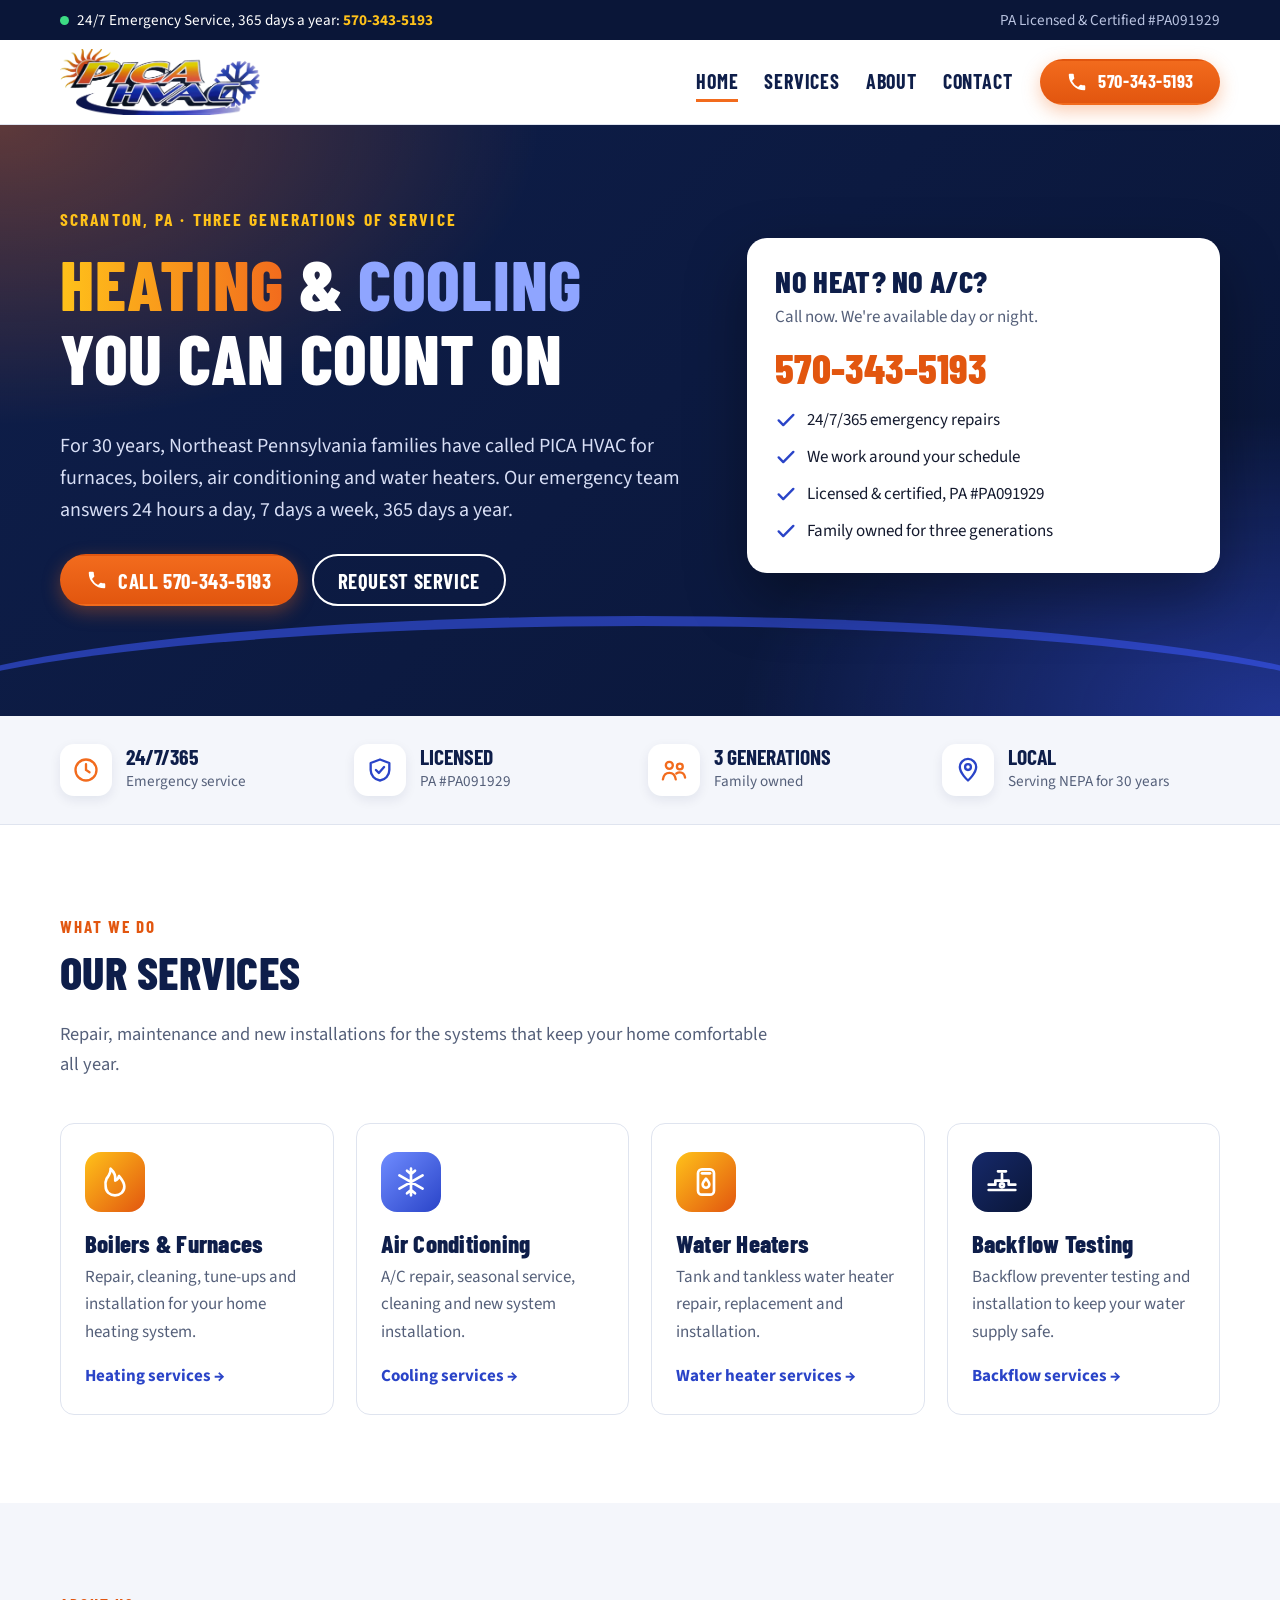
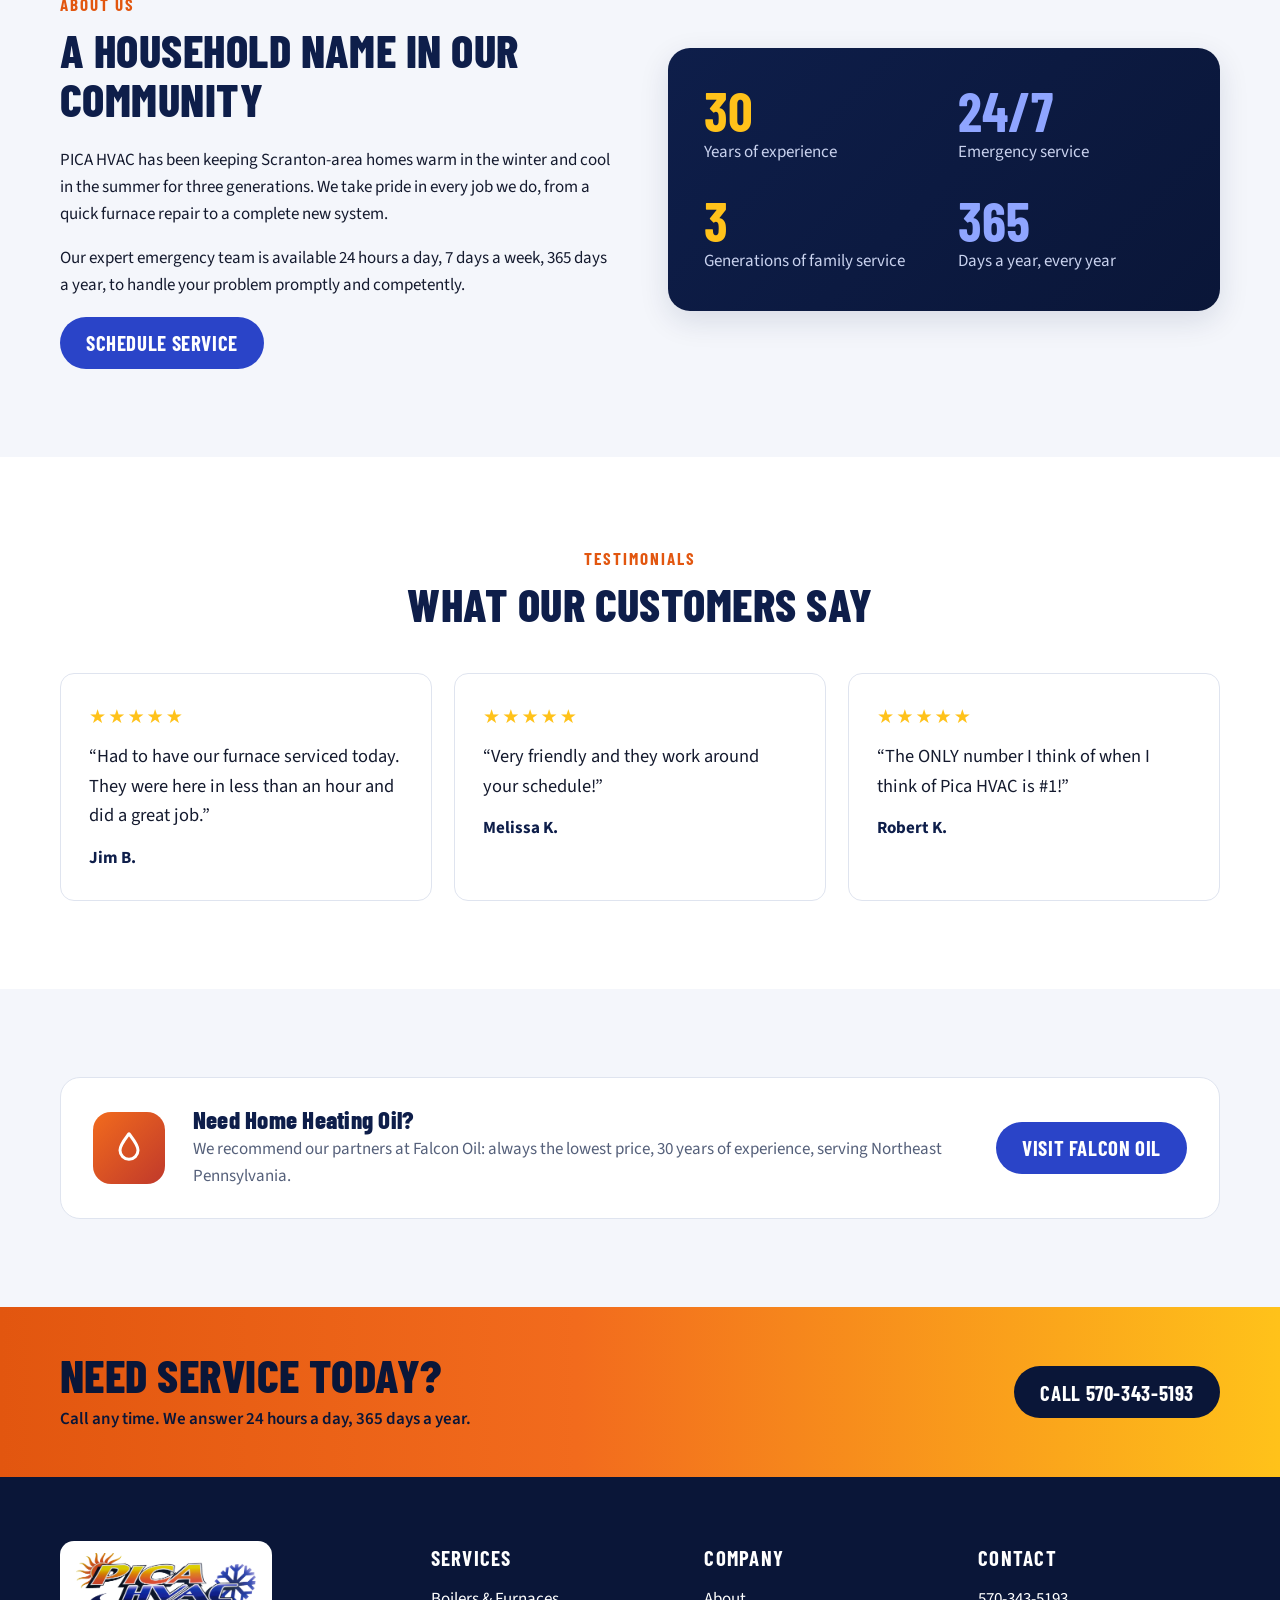
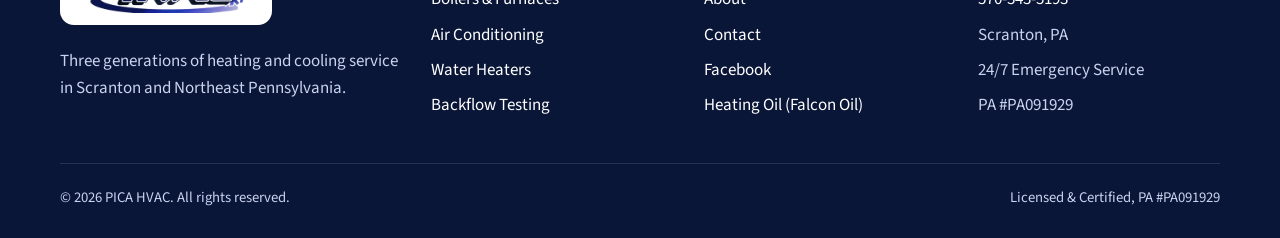
<file: index.html>
<!doctype html>
<html lang="en">
<head>
  <meta charset="utf-8">
  <meta name="viewport" content="width=device-width, initial-scale=1">
  <title>PICA HVAC | Heating, Air Conditioning &amp; Plumbing in Scranton, PA</title>
  <meta name="description" content="PICA HVAC: three generations of heating, air conditioning, water heater and backflow service in Scranton and Northeast Pennsylvania. 24/7 emergency service. Call 570-343-5193.">
  <link rel="icon" href="assets/favicon.svg" type="image/svg+xml">
  <link rel="preconnect" href="https://fonts.googleapis.com">
  <link rel="preconnect" href="https://fonts.gstatic.com" crossorigin>
  <link href="https://fonts.googleapis.com/css2?family=Barlow+Condensed:wght@600;700;800&family=Source+Sans+3:wght@400;600;700&display=swap" rel="stylesheet">
  <link rel="stylesheet" href="css/styles.css">
  <meta property="og:title" content="PICA HVAC | Scranton, PA">
  <meta property="og:description" content="Three generations of heating and cooling service. 24/7 emergency service: 570-343-5193.">
  <meta property="og:image" content="assets/logo.png">
  <script type="application/ld+json">
  {
    "@context": "https://schema.org",
    "@type": "HVACBusiness",
    "name": "PICA HVAC",
    "slogan": "Three Generations of Service",
    "telephone": "+1-570-343-5193",
    "url": "https://www.picahvacservice.com/",
    "logo": "https://www.picahvacservice.com/assets/logo.png",
    "address": { "@type": "PostalAddress", "addressLocality": "Scranton", "addressRegion": "PA", "addressCountry": "US" },
    "areaServed": "Northeast Pennsylvania",
    "openingHours": "Mo-Su 00:00-23:59",
    "sameAs": ["https://www.facebook.com/picahvac"]
  }
  </script>
</head>
<body>
  <a class="skip-link" href="#main">Skip to content</a>

  <div class="topbar">
    <div class="container">
      <span><span class="pulse" aria-hidden="true"></span>24/7 Emergency Service<span class="hide-sm">, 365 days a year</span>: <a href="tel:+15703435193">570-343-5193</a></span>
      <span class="license">PA Licensed &amp; Certified #PA091929</span>
    </div>
  </div>

  <header class="site-header">
    <div class="container">
      <a class="brand" href="index.html" aria-label="PICA HVAC home">
        <picture>
          <source srcset="assets/logo.webp" type="image/webp">
          <img src="assets/logo.png" alt="PICA HVAC" width="900" height="298">
        </picture>
      </a>
      <button class="menu-toggle" aria-expanded="false" aria-controls="site-nav" aria-label="Open menu">
        <svg viewBox="0 0 24 24" fill="none" stroke="currentColor" stroke-width="2.4" stroke-linecap="round"><path d="M3 6h18M3 12h18M3 18h18"/></svg>
      </button>
      <nav class="nav" id="site-nav" aria-label="Main">
        <ul>
          <li><a href="index.html" aria-current="page">Home</a></li>
          <li><a href="services.html">Services</a></li>
          <li><a href="index.html#about">About</a></li>
          <li><a href="contact.html">Contact</a></li>
        </ul>
        <a class="btn btn-call" href="tel:+15703435193">
          <svg viewBox="0 0 24 24" fill="currentColor"><path d="M6.6 10.8a15.1 15.1 0 0 0 6.6 6.6l2.2-2.2a1 1 0 0 1 1-.25 11.4 11.4 0 0 0 3.6.57 1 1 0 0 1 1 1V20a1 1 0 0 1-1 1A17 17 0 0 1 3 4a1 1 0 0 1 1-1h3.5a1 1 0 0 1 1 1c0 1.25.2 2.45.57 3.57a1 1 0 0 1-.25 1z"/></svg>
          570-343-5193
        </a>
      </nav>
    </div>
  </header>

  <main id="main">
    <section class="hero">
      <div class="container">
        <div>
          <span class="eyebrow">Scranton, PA &middot; Three Generations of Service</span>
          <h1><span class="hot">Heating</span> &amp; <span class="cool">Cooling</span> You Can Count On</h1>
          <p class="lead">For 30 years, Northeast Pennsylvania families have called PICA HVAC for furnaces, boilers, air conditioning and water heaters. Our emergency team answers 24 hours a day, 7 days a week, 365 days a year.</p>
          <div class="hero-actions">
            <a class="btn btn-call" href="tel:+15703435193">
              <svg viewBox="0 0 24 24" fill="currentColor"><path d="M6.6 10.8a15.1 15.1 0 0 0 6.6 6.6l2.2-2.2a1 1 0 0 1 1-.25 11.4 11.4 0 0 0 3.6.57 1 1 0 0 1 1 1V20a1 1 0 0 1-1 1A17 17 0 0 1 3 4a1 1 0 0 1 1-1h3.5a1 1 0 0 1 1 1c0 1.25.2 2.45.57 3.57a1 1 0 0 1-.25 1z"/></svg>
              Call 570-343-5193
            </a>
            <a class="btn btn-outline" href="contact.html">Request Service</a>
          </div>
        </div>
        <aside class="hero-card" aria-label="Emergency service">
          <h2>No heat? No A/C?</h2>
          <p>Call now. We're available day or night.</p>
          <a class="big-phone" href="tel:+15703435193">570-343-5193</a>
          <ul class="checks">
            <li><svg viewBox="0 0 24 24" fill="none" stroke="currentColor" stroke-width="2.6" stroke-linecap="round" stroke-linejoin="round"><path d="M4 12.5l5 5L20 6.5"/></svg>24/7/365 emergency repairs</li>
            <li><svg viewBox="0 0 24 24" fill="none" stroke="currentColor" stroke-width="2.6" stroke-linecap="round" stroke-linejoin="round"><path d="M4 12.5l5 5L20 6.5"/></svg>We work around your schedule</li>
            <li><svg viewBox="0 0 24 24" fill="none" stroke="currentColor" stroke-width="2.6" stroke-linecap="round" stroke-linejoin="round"><path d="M4 12.5l5 5L20 6.5"/></svg>Licensed &amp; certified, PA #PA091929</li>
            <li><svg viewBox="0 0 24 24" fill="none" stroke="currentColor" stroke-width="2.6" stroke-linecap="round" stroke-linejoin="round"><path d="M4 12.5l5 5L20 6.5"/></svg>Family owned for three generations</li>
          </ul>
        </aside>
      </div>
    </section>

    <section class="trust" aria-label="Why PICA HVAC">
      <div class="container">
        <div class="trust-item">
          <div class="icon"><svg viewBox="0 0 24 24" fill="none" stroke="currentColor" stroke-width="2" stroke-linecap="round"><circle cx="12" cy="12" r="9"/><path d="M12 7v5l3 2"/></svg></div>
          <div><strong>24/7/365</strong><span>Emergency service</span></div>
        </div>
        <div class="trust-item">
          <div class="icon"><svg viewBox="0 0 24 24" fill="none" stroke="currentColor" stroke-width="2" stroke-linejoin="round"><path d="M12 3l8 3v6c0 4.5-3.4 8.3-8 9-4.6-.7-8-4.5-8-9V6z"/><path d="M8.5 12l2.5 2.5 4.5-5" stroke-linecap="round"/></svg></div>
          <div><strong>Licensed</strong><span>PA #PA091929</span></div>
        </div>
        <div class="trust-item">
          <div class="icon"><svg viewBox="0 0 24 24" fill="none" stroke="currentColor" stroke-width="2" stroke-linecap="round" stroke-linejoin="round"><circle cx="8" cy="8" r="3"/><circle cx="17" cy="9" r="2.5"/><path d="M2.5 20c.6-3.4 2.8-5.5 5.5-5.5s4.9 2.1 5.5 5.5M14 15c.9-.6 1.9-.9 3-.9 2.3 0 4 1.7 4.5 4.4"/></svg></div>
          <div><strong>3 Generations</strong><span>Family owned</span></div>
        </div>
        <div class="trust-item">
          <div class="icon"><svg viewBox="0 0 24 24" fill="none" stroke="currentColor" stroke-width="2" stroke-linejoin="round"><path d="M12 21s-7-6.2-7-11.5a7 7 0 0 1 14 0C19 14.8 12 21 12 21z"/><circle cx="12" cy="9.5" r="2.5"/></svg></div>
          <div><strong>Local</strong><span>Serving NEPA for 30 years</span></div>
        </div>
      </div>
    </section>

    <section class="section">
      <div class="container">
        <div class="section-head">
          <span class="kicker">What we do</span>
          <h2>Our Services</h2>
          <p>Repair, maintenance and new installations for the systems that keep your home comfortable all year.</p>
        </div>
        <div class="cards">
          <article class="card">
            <div class="icon hot"><svg viewBox="0 0 24 24" fill="none" stroke="currentColor" stroke-width="2" stroke-linejoin="round"><path d="M12 22c4 0 7-2.7 7-6.6 0-3.5-2.4-5.8-4-7.9-.5 2-1.6 3-2.8 3.4C12.6 7.5 11.4 4.4 8.7 2c.3 3.4-1.7 5.6-3 7.5A9.5 9.5 0 0 0 5 15.4C5 19.3 8 22 12 22z"/></svg></div>
            <h3>Boilers &amp; Furnaces</h3>
            <p>Repair, cleaning, tune-ups and installation for your home heating system.</p>
            <a class="more" href="services.html#heating">Heating services</a>
          </article>
          <article class="card">
            <div class="icon cool"><svg viewBox="0 0 24 24" fill="none" stroke="currentColor" stroke-width="2" stroke-linecap="round"><path d="M12 2v20M3.3 7l17.4 10M3.3 17L20.7 7M9 3.5l3 2.5 3-2.5M9 20.5l3-2.5 3 2.5"/></svg></div>
            <h3>Air Conditioning</h3>
            <p>A/C repair, seasonal service, cleaning and new system installation.</p>
            <a class="more" href="services.html#cooling">Cooling services</a>
          </article>
          <article class="card">
            <div class="icon hot"><svg viewBox="0 0 24 24" fill="none" stroke="currentColor" stroke-width="2" stroke-linejoin="round"><rect x="6" y="2.5" width="12" height="19" rx="3"/><path d="M12 9.5c1.5 1.8 2.5 3 2.5 4.3a2.5 2.5 0 0 1-5 0c0-1.3 1-2.5 2.5-4.3z"/><path d="M9 5.5h6" stroke-linecap="round"/></svg></div>
            <h3>Water Heaters</h3>
            <p>Tank and tankless water heater repair, replacement and installation.</p>
            <a class="more" href="services.html#water-heaters">Water heater services</a>
          </article>
          <article class="card">
            <div class="icon navy"><svg viewBox="0 0 24 24" fill="none" stroke="currentColor" stroke-width="2" stroke-linecap="round" stroke-linejoin="round"><path d="M2 14h5v-3h10v3h5M2 18h20"/><path d="M12 11V6M9 4h6"/><circle cx="12" cy="14.5" r="1.5"/></svg></div>
            <h3>Backflow Testing</h3>
            <p>Backflow preventer testing and installation to keep your water supply safe.</p>
            <a class="more" href="services.html#backflow">Backflow services</a>
          </article>
        </div>
      </div>
    </section>

    <section class="section soft" id="about">
      <div class="container split">
        <div>
          <span class="kicker">About us</span>
          <h2>A Household Name in Our Community</h2>
          <p>PICA HVAC has been keeping Scranton-area homes warm in the winter and cool in the summer for three generations. We take pride in every job we do, from a quick furnace repair to a complete new system.</p>
          <p>Our expert emergency team is available 24 hours a day, 7 days a week, 365 days a year, to handle your problem promptly and competently.</p>
          <a class="btn btn-blue" href="contact.html">Schedule Service</a>
        </div>
        <div class="stat-panel">
          <div class="stat"><strong>30</strong><span>Years of experience</span></div>
          <div class="stat"><strong>24/7</strong><span>Emergency service</span></div>
          <div class="stat"><strong>3</strong><span>Generations of family service</span></div>
          <div class="stat"><strong>365</strong><span>Days a year, every year</span></div>
        </div>
      </div>
    </section>

    <section class="section">
      <div class="container">
        <div class="section-head center">
          <span class="kicker">Testimonials</span>
          <h2>What Our Customers Say</h2>
        </div>
        <div class="reviews">
          <figure class="review">
            <div class="stars" aria-label="5 out of 5 stars">★★★★★</div>
            <blockquote>“Had to have our furnace serviced today. They were here in less than an hour and did a great job.”</blockquote>
            <figcaption>Jim B.</figcaption>
          </figure>
          <figure class="review">
            <div class="stars" aria-label="5 out of 5 stars">★★★★★</div>
            <blockquote>“Very friendly and they work around your schedule!”</blockquote>
            <figcaption>Melissa K.</figcaption>
          </figure>
          <figure class="review">
            <div class="stars" aria-label="5 out of 5 stars">★★★★★</div>
            <blockquote>“The ONLY number I think of when I think of Pica HVAC is #1!”</blockquote>
            <figcaption>Robert K.</figcaption>
          </figure>
        </div>
      </div>
    </section>

    <section class="section soft">
      <div class="container">
        <div class="partner">
          <div class="badge"><svg viewBox="0 0 24 24" fill="none" stroke="currentColor" stroke-width="2" stroke-linejoin="round"><path d="M12 2.5c3 4 6 7.5 6 11a6 6 0 0 1-12 0c0-3.5 3-7 6-11z"/></svg></div>
          <div>
            <h3>Need Home Heating Oil?</h3>
            <p>We recommend our partners at Falcon Oil: always the lowest price, 30 years of experience, serving Northeast Pennsylvania.</p>
          </div>
          <a class="btn btn-blue" href="https://falconoilpa.com/" target="_blank" rel="noopener">Visit Falcon Oil</a>
        </div>
      </div>
    </section>

    <section class="cta-band">
      <div class="container">
        <div>
          <h2>Need Service Today?</h2>
          <p>Call any time. We answer 24 hours a day, 365 days a year.</p>
        </div>
        <a class="btn" href="tel:+15703435193">Call 570-343-5193</a>
      </div>
    </section>
  </main>

  <footer class="site-footer">
    <div class="container">
      <div class="footer-grid">
        <div>
          <a class="footer-logo" href="index.html"><img src="assets/logo.png" alt="PICA HVAC" width="900" height="298" loading="lazy"></a>
          <p>Three generations of heating and cooling service in Scranton and Northeast Pennsylvania.</p>
        </div>
        <div>
          <h4>Services</h4>
          <ul>
            <li><a href="services.html#heating">Boilers &amp; Furnaces</a></li>
            <li><a href="services.html#cooling">Air Conditioning</a></li>
            <li><a href="services.html#water-heaters">Water Heaters</a></li>
            <li><a href="services.html#backflow">Backflow Testing</a></li>
          </ul>
        </div>
        <div>
          <h4>Company</h4>
          <ul>
            <li><a href="index.html#about">About</a></li>
            <li><a href="contact.html">Contact</a></li>
            <li><a href="https://www.facebook.com/picahvac" target="_blank" rel="noopener">Facebook</a></li>
            <li><a href="https://falconoilpa.com/" target="_blank" rel="noopener">Heating Oil (Falcon Oil)</a></li>
          </ul>
        </div>
        <div>
          <h4>Contact</h4>
          <ul>
            <li><a href="tel:+15703435193">570-343-5193</a></li>
            <li>Scranton, PA</li>
            <li>24/7 Emergency Service</li>
            <li>PA #PA091929</li>
          </ul>
        </div>
      </div>
      <div class="footer-bottom">
        <span>&copy; <span data-year>2026</span> PICA HVAC. All rights reserved.</span>
        <span>Licensed &amp; Certified, PA #PA091929</span>
      </div>
    </div>
  </footer>

  <div class="mobile-call">
    <a class="btn btn-call" href="tel:+15703435193">
      <svg viewBox="0 0 24 24" fill="currentColor"><path d="M6.6 10.8a15.1 15.1 0 0 0 6.6 6.6l2.2-2.2a1 1 0 0 1 1-.25 11.4 11.4 0 0 0 3.6.57 1 1 0 0 1 1 1V20a1 1 0 0 1-1 1A17 17 0 0 1 3 4a1 1 0 0 1 1-1h3.5a1 1 0 0 1 1 1c0 1.25.2 2.45.57 3.57a1 1 0 0 1-.25 1z"/></svg>
      Call Now: 570-343-5193
    </a>
  </div>

  <script src="js/main.js"></script>
</body>
</html>
</file>
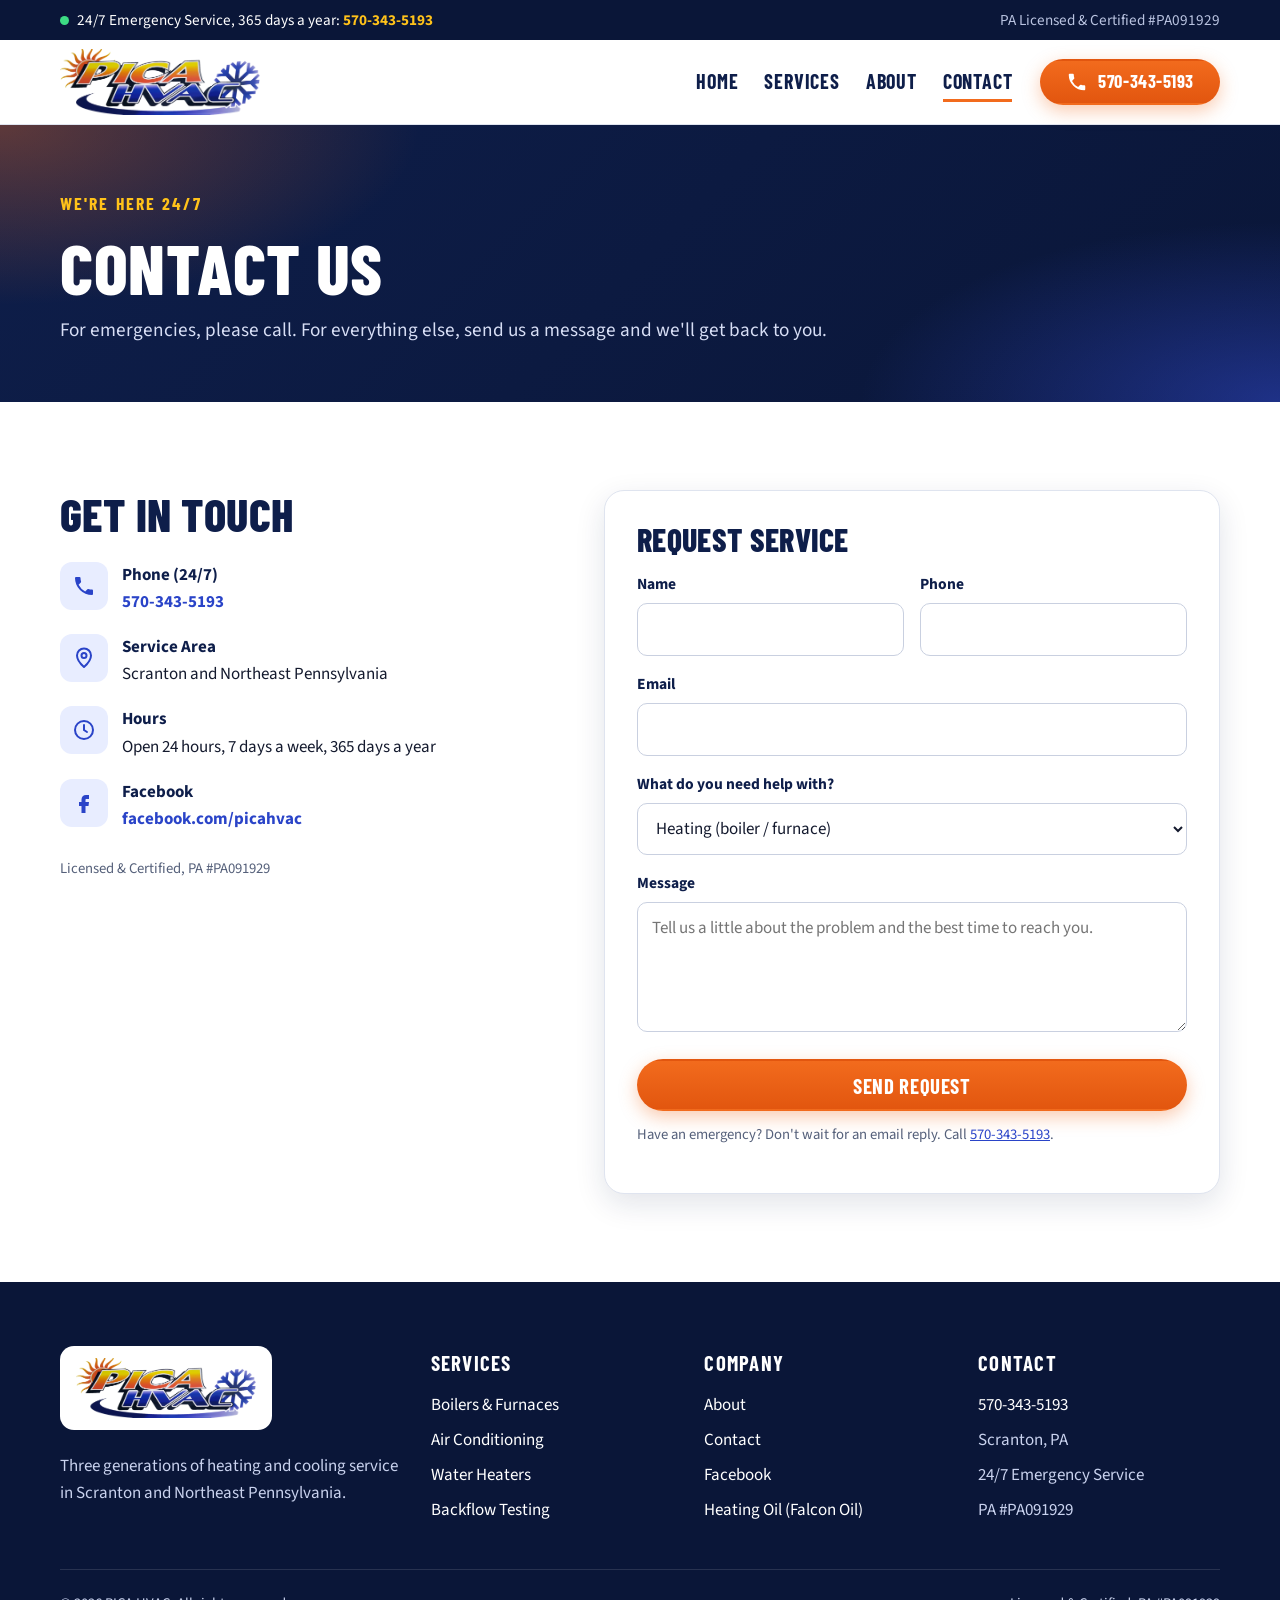
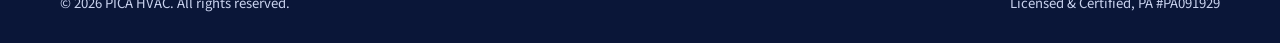
<file: contact.html>
<!doctype html>
<html lang="en">
<head>
  <meta charset="utf-8">
  <meta name="viewport" content="width=device-width, initial-scale=1">
  <title>Contact | PICA HVAC, Scranton, PA</title>
  <meta name="description" content="Request heating, cooling or plumbing service from PICA HVAC. Call 570-343-5193, 24 hours a day.">
  <link rel="icon" href="assets/favicon.svg" type="image/svg+xml">
  <link rel="preconnect" href="https://fonts.googleapis.com">
  <link rel="preconnect" href="https://fonts.gstatic.com" crossorigin>
  <link href="https://fonts.googleapis.com/css2?family=Barlow+Condensed:wght@600;700;800&family=Source+Sans+3:wght@400;600;700&display=swap" rel="stylesheet">
  <link rel="stylesheet" href="css/styles.css">
  <meta property="og:title" content="PICA HVAC | Scranton, PA">
  <meta property="og:description" content="Three generations of heating and cooling service. 24/7 emergency service: 570-343-5193.">
  <meta property="og:image" content="assets/logo.png">
</head>
<body>
  <a class="skip-link" href="#main">Skip to content</a>

  <div class="topbar">
    <div class="container">
      <span><span class="pulse" aria-hidden="true"></span>24/7 Emergency Service<span class="hide-sm">, 365 days a year</span>: <a href="tel:+15703435193">570-343-5193</a></span>
      <span class="license">PA Licensed &amp; Certified #PA091929</span>
    </div>
  </div>

  <header class="site-header">
    <div class="container">
      <a class="brand" href="index.html" aria-label="PICA HVAC home">
        <picture>
          <source srcset="assets/logo.webp" type="image/webp">
          <img src="assets/logo.png" alt="PICA HVAC" width="900" height="298">
        </picture>
      </a>
      <button class="menu-toggle" aria-expanded="false" aria-controls="site-nav" aria-label="Open menu">
        <svg viewBox="0 0 24 24" fill="none" stroke="currentColor" stroke-width="2.4" stroke-linecap="round"><path d="M3 6h18M3 12h18M3 18h18"/></svg>
      </button>
      <nav class="nav" id="site-nav" aria-label="Main">
        <ul>
          <li><a href="index.html">Home</a></li>
          <li><a href="services.html">Services</a></li>
          <li><a href="index.html#about">About</a></li>
          <li><a href="contact.html" aria-current="page">Contact</a></li>
        </ul>
        <a class="btn btn-call" href="tel:+15703435193">
          <svg viewBox="0 0 24 24" fill="currentColor"><path d="M6.6 10.8a15.1 15.1 0 0 0 6.6 6.6l2.2-2.2a1 1 0 0 1 1-.25 11.4 11.4 0 0 0 3.6.57 1 1 0 0 1 1 1V20a1 1 0 0 1-1 1A17 17 0 0 1 3 4a1 1 0 0 1 1-1h3.5a1 1 0 0 1 1 1c0 1.25.2 2.45.57 3.57a1 1 0 0 1-.25 1z"/></svg>
          570-343-5193
        </a>
      </nav>
    </div>
  </header>

  <main id="main">
    <section class="page-hero">
      <div class="container">
        <span class="eyebrow">We're here 24/7</span>
        <h1>Contact Us</h1>
        <p>For emergencies, please call. For everything else, send us a message and we'll get back to you.</p>
      </div>
    </section>

    <section class="section">
      <div class="container contact-grid">
        <div>
          <h2>Get in Touch</h2>
          <ul class="contact-list">
            <li>
              <div class="icon"><svg viewBox="0 0 24 24" fill="currentColor"><path d="M6.6 10.8a15.1 15.1 0 0 0 6.6 6.6l2.2-2.2a1 1 0 0 1 1-.25 11.4 11.4 0 0 0 3.6.57 1 1 0 0 1 1 1V20a1 1 0 0 1-1 1A17 17 0 0 1 3 4a1 1 0 0 1 1-1h3.5a1 1 0 0 1 1 1c0 1.25.2 2.45.57 3.57a1 1 0 0 1-.25 1z"/></svg></div>
              <div><strong>Phone (24/7)</strong><a href="tel:+15703435193">570-343-5193</a></div>
            </li>
            <li>
              <div class="icon"><svg viewBox="0 0 24 24" fill="none" stroke="currentColor" stroke-width="2" stroke-linejoin="round"><path d="M12 21s-7-6.2-7-11.5a7 7 0 0 1 14 0C19 14.8 12 21 12 21z"/><circle cx="12" cy="9.5" r="2.5"/></svg></div>
              <div><strong>Service Area</strong>Scranton and Northeast Pennsylvania</div>
            </li>
            <li>
              <div class="icon"><svg viewBox="0 0 24 24" fill="none" stroke="currentColor" stroke-width="2" stroke-linecap="round"><circle cx="12" cy="12" r="9"/><path d="M12 7v5l3 2"/></svg></div>
              <div><strong>Hours</strong>Open 24 hours, 7 days a week, 365 days a year</div>
            </li>
            <li>
              <div class="icon"><svg viewBox="0 0 24 24" fill="currentColor"><path d="M14 8h3V4h-3c-2.8 0-4.5 1.8-4.5 4.6V11H7v4h2.5v7h4v-7h3l.5-4h-3.5V8.8c0-.5.3-.8.5-.8z"/></svg></div>
              <div><strong>Facebook</strong><a href="https://www.facebook.com/picahvac" target="_blank" rel="noopener">facebook.com/picahvac</a></div>
            </li>
          </ul>
          <p class="form-note">Licensed &amp; Certified, PA #PA091929</p>
        </div>

        <div class="form-card">
          <h2 style="font-size:2rem">Request Service</h2>
          <form name="contact" method="POST" action="thanks.html" data-netlify="true" netlify-honeypot="company">
            <input type="hidden" name="form-name" value="contact">
            <p class="hidden"><label>Leave this empty: <input name="company"></label></p>
            <div class="form-grid">
              <div>
                <label for="name">Name</label>
                <input id="name" name="name" autocomplete="name" required>
              </div>
              <div>
                <label for="phone">Phone</label>
                <input id="phone" name="phone" type="tel" autocomplete="tel" required>
              </div>
              <div class="full">
                <label for="email">Email</label>
                <input id="email" name="email" type="email" autocomplete="email">
              </div>
              <div class="full">
                <label for="service">What do you need help with?</label>
                <select id="service" name="service">
                  <option>Heating (boiler / furnace)</option>
                  <option>Air conditioning</option>
                  <option>Water heater</option>
                  <option>Backflow testing</option>
                  <option>Something else</option>
                </select>
              </div>
              <div class="full">
                <label for="message">Message</label>
                <textarea id="message" name="message" placeholder="Tell us a little about the problem and the best time to reach you."></textarea>
              </div>
            </div>
            <button class="btn btn-call" type="submit" style="margin-top:18px;width:100%">Send Request</button>
            <p class="form-note">Have an emergency? Don't wait for an email reply. Call <a href="tel:+15703435193">570-343-5193</a>.</p>
          </form>
        </div>
      </div>
    </section>
  </main>

  <footer class="site-footer">
    <div class="container">
      <div class="footer-grid">
        <div>
          <a class="footer-logo" href="index.html"><img src="assets/logo.png" alt="PICA HVAC" width="900" height="298" loading="lazy"></a>
          <p>Three generations of heating and cooling service in Scranton and Northeast Pennsylvania.</p>
        </div>
        <div>
          <h4>Services</h4>
          <ul>
            <li><a href="services.html#heating">Boilers &amp; Furnaces</a></li>
            <li><a href="services.html#cooling">Air Conditioning</a></li>
            <li><a href="services.html#water-heaters">Water Heaters</a></li>
            <li><a href="services.html#backflow">Backflow Testing</a></li>
          </ul>
        </div>
        <div>
          <h4>Company</h4>
          <ul>
            <li><a href="index.html#about">About</a></li>
            <li><a href="contact.html">Contact</a></li>
            <li><a href="https://www.facebook.com/picahvac" target="_blank" rel="noopener">Facebook</a></li>
            <li><a href="https://falconoilpa.com/" target="_blank" rel="noopener">Heating Oil (Falcon Oil)</a></li>
          </ul>
        </div>
        <div>
          <h4>Contact</h4>
          <ul>
            <li><a href="tel:+15703435193">570-343-5193</a></li>
            <li>Scranton, PA</li>
            <li>24/7 Emergency Service</li>
            <li>PA #PA091929</li>
          </ul>
        </div>
      </div>
      <div class="footer-bottom">
        <span>&copy; <span data-year>2026</span> PICA HVAC. All rights reserved.</span>
        <span>Licensed &amp; Certified, PA #PA091929</span>
      </div>
    </div>
  </footer>

  <div class="mobile-call">
    <a class="btn btn-call" href="tel:+15703435193">
      <svg viewBox="0 0 24 24" fill="currentColor"><path d="M6.6 10.8a15.1 15.1 0 0 0 6.6 6.6l2.2-2.2a1 1 0 0 1 1-.25 11.4 11.4 0 0 0 3.6.57 1 1 0 0 1 1 1V20a1 1 0 0 1-1 1A17 17 0 0 1 3 4a1 1 0 0 1 1-1h3.5a1 1 0 0 1 1 1c0 1.25.2 2.45.57 3.57a1 1 0 0 1-.25 1z"/></svg>
      Call Now: 570-343-5193
    </a>
  </div>

  <script src="js/main.js"></script>
</body>
</html>
</file>
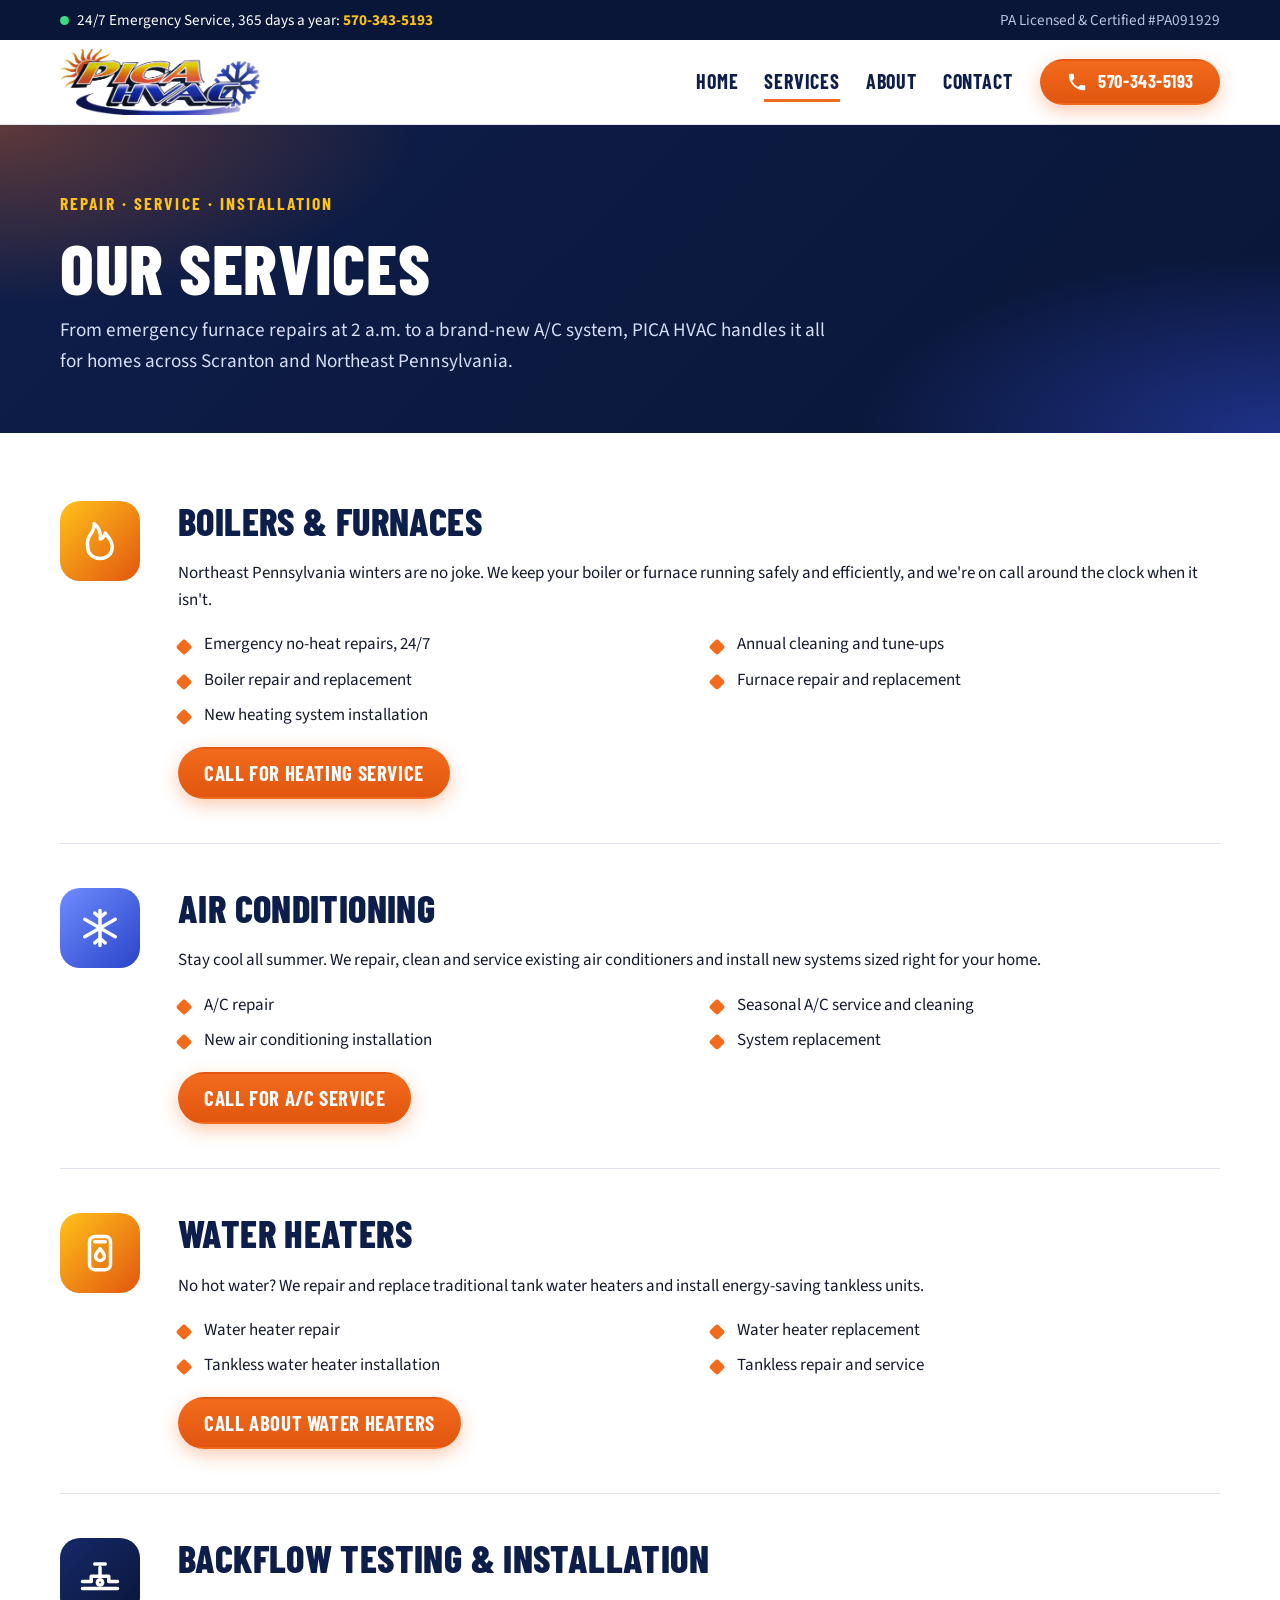
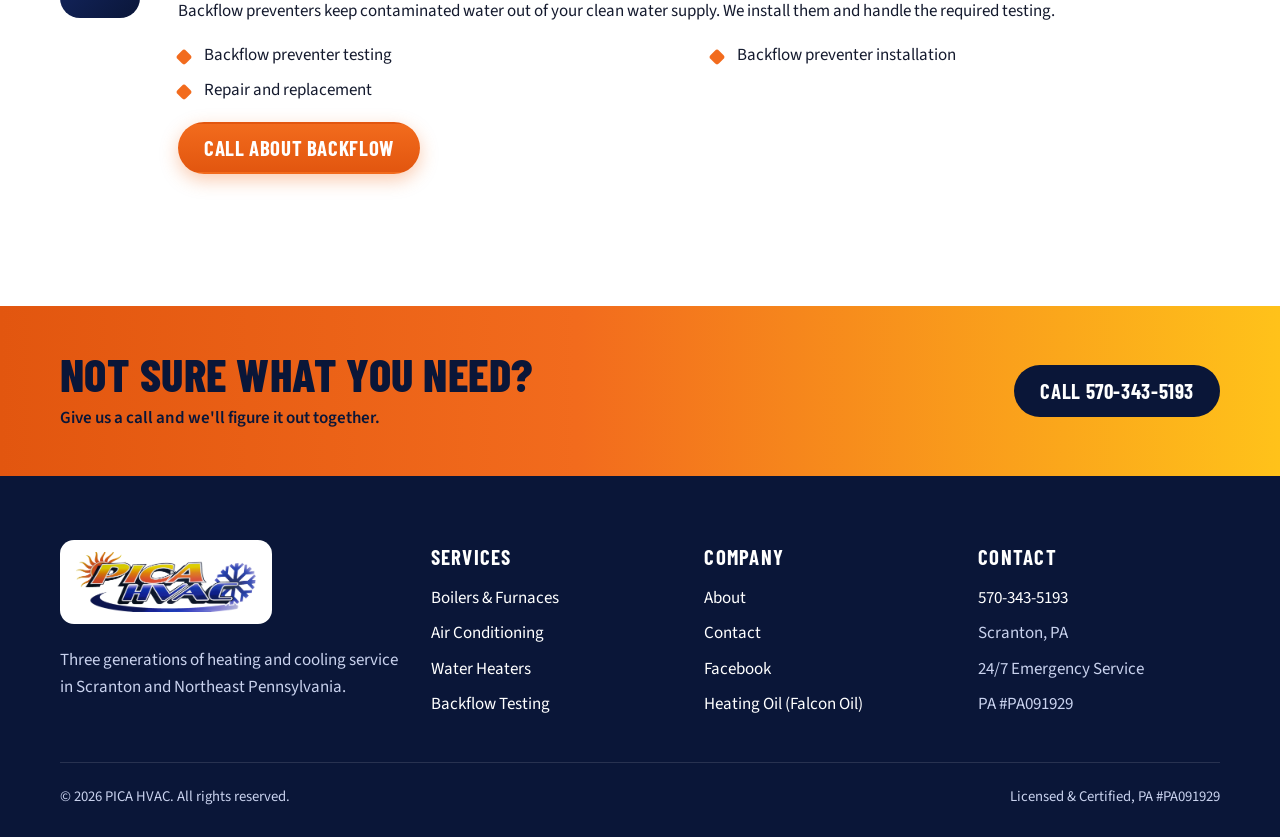
<file: services.html>
<!doctype html>
<html lang="en">
<head>
  <meta charset="utf-8">
  <meta name="viewport" content="width=device-width, initial-scale=1">
  <title>Services | PICA HVAC, Scranton, PA</title>
  <meta name="description" content="Boiler and furnace repair, air conditioning, water heaters and backflow testing in Scranton and Northeast PA. 24/7 emergency service: 570-343-5193.">
  <link rel="icon" href="assets/favicon.svg" type="image/svg+xml">
  <link rel="preconnect" href="https://fonts.googleapis.com">
  <link rel="preconnect" href="https://fonts.gstatic.com" crossorigin>
  <link href="https://fonts.googleapis.com/css2?family=Barlow+Condensed:wght@600;700;800&family=Source+Sans+3:wght@400;600;700&display=swap" rel="stylesheet">
  <link rel="stylesheet" href="css/styles.css">
  <meta property="og:title" content="PICA HVAC | Scranton, PA">
  <meta property="og:description" content="Three generations of heating and cooling service. 24/7 emergency service: 570-343-5193.">
  <meta property="og:image" content="assets/logo.png">
</head>
<body>
  <a class="skip-link" href="#main">Skip to content</a>

  <div class="topbar">
    <div class="container">
      <span><span class="pulse" aria-hidden="true"></span>24/7 Emergency Service<span class="hide-sm">, 365 days a year</span>: <a href="tel:+15703435193">570-343-5193</a></span>
      <span class="license">PA Licensed &amp; Certified #PA091929</span>
    </div>
  </div>

  <header class="site-header">
    <div class="container">
      <a class="brand" href="index.html" aria-label="PICA HVAC home">
        <picture>
          <source srcset="assets/logo.webp" type="image/webp">
          <img src="assets/logo.png" alt="PICA HVAC" width="900" height="298">
        </picture>
      </a>
      <button class="menu-toggle" aria-expanded="false" aria-controls="site-nav" aria-label="Open menu">
        <svg viewBox="0 0 24 24" fill="none" stroke="currentColor" stroke-width="2.4" stroke-linecap="round"><path d="M3 6h18M3 12h18M3 18h18"/></svg>
      </button>
      <nav class="nav" id="site-nav" aria-label="Main">
        <ul>
          <li><a href="index.html">Home</a></li>
          <li><a href="services.html" aria-current="page">Services</a></li>
          <li><a href="index.html#about">About</a></li>
          <li><a href="contact.html">Contact</a></li>
        </ul>
        <a class="btn btn-call" href="tel:+15703435193">
          <svg viewBox="0 0 24 24" fill="currentColor"><path d="M6.6 10.8a15.1 15.1 0 0 0 6.6 6.6l2.2-2.2a1 1 0 0 1 1-.25 11.4 11.4 0 0 0 3.6.57 1 1 0 0 1 1 1V20a1 1 0 0 1-1 1A17 17 0 0 1 3 4a1 1 0 0 1 1-1h3.5a1 1 0 0 1 1 1c0 1.25.2 2.45.57 3.57a1 1 0 0 1-.25 1z"/></svg>
          570-343-5193
        </a>
      </nav>
    </div>
  </header>

  <main id="main">
    <section class="page-hero">
      <div class="container">
        <span class="eyebrow">Repair &middot; Service &middot; Installation</span>
        <h1>Our Services</h1>
        <p>From emergency furnace repairs at 2 a.m. to a brand-new A/C system, PICA HVAC handles it all for homes across Scranton and Northeast Pennsylvania.</p>
      </div>
    </section>

    <section class="section" style="padding-top:24px">
      <div class="container">
        <article class="service-detail" id="heating">
          <div class="icon hot"><svg viewBox="0 0 24 24" fill="none" stroke="currentColor" stroke-width="2" stroke-linejoin="round"><path d="M12 22c4 0 7-2.7 7-6.6 0-3.5-2.4-5.8-4-7.9-.5 2-1.6 3-2.8 3.4C12.6 7.5 11.4 4.4 8.7 2c.3 3.4-1.7 5.6-3 7.5A9.5 9.5 0 0 0 5 15.4C5 19.3 8 22 12 22z"/></svg></div>
          <div>
            <h2>Boilers &amp; Furnaces</h2>
            <p>Northeast Pennsylvania winters are no joke. We keep your boiler or furnace running safely and efficiently, and we're on call around the clock when it isn't.</p>
            <ul>
              <li>Emergency no-heat repairs, 24/7</li>
              <li>Annual cleaning and tune-ups</li>
              <li>Boiler repair and replacement</li>
              <li>Furnace repair and replacement</li>
              <li>New heating system installation</li>
            </ul>
            <a class="btn btn-call" href="tel:+15703435193">Call for Heating Service</a>
          </div>
        </article>

        <article class="service-detail" id="cooling">
          <div class="icon cool"><svg viewBox="0 0 24 24" fill="none" stroke="currentColor" stroke-width="2" stroke-linecap="round"><path d="M12 2v20M3.3 7l17.4 10M3.3 17L20.7 7M9 3.5l3 2.5 3-2.5M9 20.5l3-2.5 3 2.5"/></svg></div>
          <div>
            <h2>Air Conditioning</h2>
            <p>Stay cool all summer. We repair, clean and service existing air conditioners and install new systems sized right for your home.</p>
            <ul>
              <li>A/C repair</li>
              <li>Seasonal A/C service and cleaning</li>
              <li>New air conditioning installation</li>
              <li>System replacement</li>
            </ul>
            <a class="btn btn-call" href="tel:+15703435193">Call for A/C Service</a>
          </div>
        </article>

        <article class="service-detail" id="water-heaters">
          <div class="icon hot"><svg viewBox="0 0 24 24" fill="none" stroke="currentColor" stroke-width="2" stroke-linejoin="round"><rect x="6" y="2.5" width="12" height="19" rx="3"/><path d="M12 9.5c1.5 1.8 2.5 3 2.5 4.3a2.5 2.5 0 0 1-5 0c0-1.3 1-2.5 2.5-4.3z"/><path d="M9 5.5h6" stroke-linecap="round"/></svg></div>
          <div>
            <h2>Water Heaters</h2>
            <p>No hot water? We repair and replace traditional tank water heaters and install energy-saving tankless units.</p>
            <ul>
              <li>Water heater repair</li>
              <li>Water heater replacement</li>
              <li>Tankless water heater installation</li>
              <li>Tankless repair and service</li>
            </ul>
            <a class="btn btn-call" href="tel:+15703435193">Call About Water Heaters</a>
          </div>
        </article>

        <article class="service-detail" id="backflow">
          <div class="icon navy"><svg viewBox="0 0 24 24" fill="none" stroke="currentColor" stroke-width="2" stroke-linecap="round" stroke-linejoin="round"><path d="M2 14h5v-3h10v3h5M2 18h20"/><path d="M12 11V6M9 4h6"/><circle cx="12" cy="14.5" r="1.5"/></svg></div>
          <div>
            <h2>Backflow Testing &amp; Installation</h2>
            <p>Backflow preventers keep contaminated water out of your clean water supply. We install them and handle the required testing.</p>
            <ul>
              <li>Backflow preventer testing</li>
              <li>Backflow preventer installation</li>
              <li>Repair and replacement</li>
            </ul>
            <a class="btn btn-call" href="tel:+15703435193">Call About Backflow</a>
          </div>
        </article>
      </div>
    </section>

    <section class="cta-band">
      <div class="container">
        <div>
          <h2>Not Sure What You Need?</h2>
          <p>Give us a call and we'll figure it out together.</p>
        </div>
        <a class="btn" href="tel:+15703435193">Call 570-343-5193</a>
      </div>
    </section>
  </main>

  <footer class="site-footer">
    <div class="container">
      <div class="footer-grid">
        <div>
          <a class="footer-logo" href="index.html"><img src="assets/logo.png" alt="PICA HVAC" width="900" height="298" loading="lazy"></a>
          <p>Three generations of heating and cooling service in Scranton and Northeast Pennsylvania.</p>
        </div>
        <div>
          <h4>Services</h4>
          <ul>
            <li><a href="services.html#heating">Boilers &amp; Furnaces</a></li>
            <li><a href="services.html#cooling">Air Conditioning</a></li>
            <li><a href="services.html#water-heaters">Water Heaters</a></li>
            <li><a href="services.html#backflow">Backflow Testing</a></li>
          </ul>
        </div>
        <div>
          <h4>Company</h4>
          <ul>
            <li><a href="index.html#about">About</a></li>
            <li><a href="contact.html">Contact</a></li>
            <li><a href="https://www.facebook.com/picahvac" target="_blank" rel="noopener">Facebook</a></li>
            <li><a href="https://falconoilpa.com/" target="_blank" rel="noopener">Heating Oil (Falcon Oil)</a></li>
          </ul>
        </div>
        <div>
          <h4>Contact</h4>
          <ul>
            <li><a href="tel:+15703435193">570-343-5193</a></li>
            <li>Scranton, PA</li>
            <li>24/7 Emergency Service</li>
            <li>PA #PA091929</li>
          </ul>
        </div>
      </div>
      <div class="footer-bottom">
        <span>&copy; <span data-year>2026</span> PICA HVAC. All rights reserved.</span>
        <span>Licensed &amp; Certified, PA #PA091929</span>
      </div>
    </div>
  </footer>

  <div class="mobile-call">
    <a class="btn btn-call" href="tel:+15703435193">
      <svg viewBox="0 0 24 24" fill="currentColor"><path d="M6.6 10.8a15.1 15.1 0 0 0 6.6 6.6l2.2-2.2a1 1 0 0 1 1-.25 11.4 11.4 0 0 0 3.6.57 1 1 0 0 1 1 1V20a1 1 0 0 1-1 1A17 17 0 0 1 3 4a1 1 0 0 1 1-1h3.5a1 1 0 0 1 1 1c0 1.25.2 2.45.57 3.57a1 1 0 0 1-.25 1z"/></svg>
      Call Now: 570-343-5193
    </a>
  </div>

  <script src="js/main.js"></script>
</body>
</html>
</file>
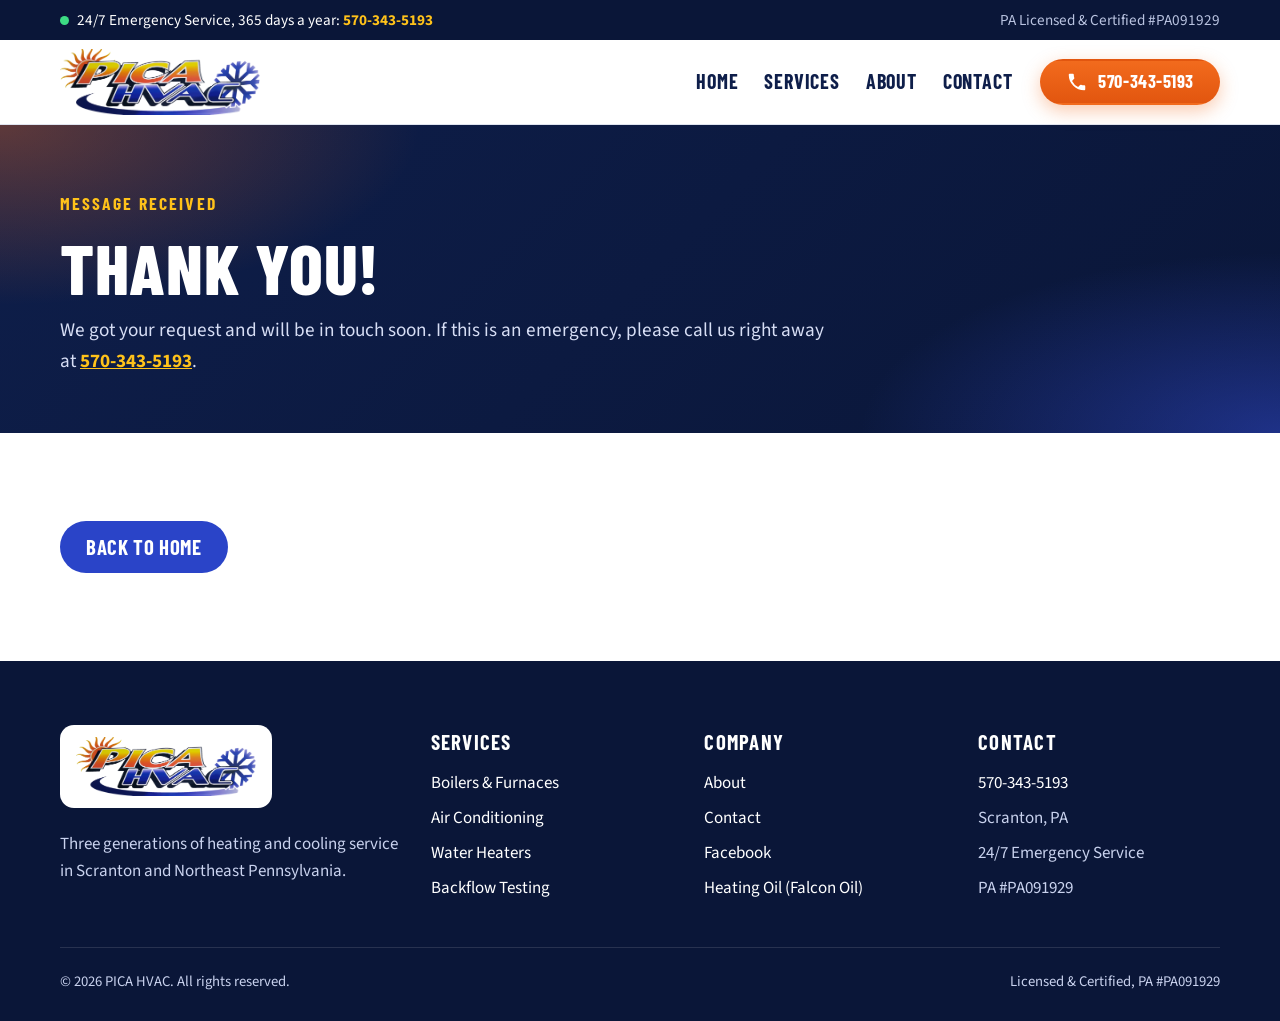
<file: thanks.html>
<!doctype html>
<html lang="en">
<head>
  <meta charset="utf-8">
  <meta name="robots" content="noindex">
  <meta name="viewport" content="width=device-width, initial-scale=1">
  <title>Thank You | PICA HVAC</title>
  <meta name="description" content="Thanks for contacting PICA HVAC.">
  <link rel="icon" href="assets/favicon.svg" type="image/svg+xml">
  <link rel="preconnect" href="https://fonts.googleapis.com">
  <link rel="preconnect" href="https://fonts.gstatic.com" crossorigin>
  <link href="https://fonts.googleapis.com/css2?family=Barlow+Condensed:wght@600;700;800&family=Source+Sans+3:wght@400;600;700&display=swap" rel="stylesheet">
  <link rel="stylesheet" href="css/styles.css">
  <meta property="og:title" content="PICA HVAC | Scranton, PA">
  <meta property="og:description" content="Three generations of heating and cooling service. 24/7 emergency service: 570-343-5193.">
  <meta property="og:image" content="assets/logo.png">
</head>
<body>
  <a class="skip-link" href="#main">Skip to content</a>

  <div class="topbar">
    <div class="container">
      <span><span class="pulse" aria-hidden="true"></span>24/7 Emergency Service<span class="hide-sm">, 365 days a year</span>: <a href="tel:+15703435193">570-343-5193</a></span>
      <span class="license">PA Licensed &amp; Certified #PA091929</span>
    </div>
  </div>

  <header class="site-header">
    <div class="container">
      <a class="brand" href="index.html" aria-label="PICA HVAC home">
        <picture>
          <source srcset="assets/logo.webp" type="image/webp">
          <img src="assets/logo.png" alt="PICA HVAC" width="900" height="298">
        </picture>
      </a>
      <button class="menu-toggle" aria-expanded="false" aria-controls="site-nav" aria-label="Open menu">
        <svg viewBox="0 0 24 24" fill="none" stroke="currentColor" stroke-width="2.4" stroke-linecap="round"><path d="M3 6h18M3 12h18M3 18h18"/></svg>
      </button>
      <nav class="nav" id="site-nav" aria-label="Main">
        <ul>
          <li><a href="index.html">Home</a></li>
          <li><a href="services.html">Services</a></li>
          <li><a href="index.html#about">About</a></li>
          <li><a href="contact.html">Contact</a></li>
        </ul>
        <a class="btn btn-call" href="tel:+15703435193">
          <svg viewBox="0 0 24 24" fill="currentColor"><path d="M6.6 10.8a15.1 15.1 0 0 0 6.6 6.6l2.2-2.2a1 1 0 0 1 1-.25 11.4 11.4 0 0 0 3.6.57 1 1 0 0 1 1 1V20a1 1 0 0 1-1 1A17 17 0 0 1 3 4a1 1 0 0 1 1-1h3.5a1 1 0 0 1 1 1c0 1.25.2 2.45.57 3.57a1 1 0 0 1-.25 1z"/></svg>
          570-343-5193
        </a>
      </nav>
    </div>
  </header>

  <main id="main">
    <section class="page-hero">
      <div class="container">
        <span class="eyebrow">Message received</span>
        <h1>Thank You!</h1>
        <p>We got your request and will be in touch soon. If this is an emergency, please call us right away at <a href="tel:+15703435193" style="color:#ffc21a;font-weight:700">570-343-5193</a>.</p>
      </div>
    </section>
    <section class="section">
      <div class="container">
        <a class="btn btn-blue" href="index.html">Back to Home</a>
      </div>
    </section>
  </main>

  <footer class="site-footer">
    <div class="container">
      <div class="footer-grid">
        <div>
          <a class="footer-logo" href="index.html"><img src="assets/logo.png" alt="PICA HVAC" width="900" height="298" loading="lazy"></a>
          <p>Three generations of heating and cooling service in Scranton and Northeast Pennsylvania.</p>
        </div>
        <div>
          <h4>Services</h4>
          <ul>
            <li><a href="services.html#heating">Boilers &amp; Furnaces</a></li>
            <li><a href="services.html#cooling">Air Conditioning</a></li>
            <li><a href="services.html#water-heaters">Water Heaters</a></li>
            <li><a href="services.html#backflow">Backflow Testing</a></li>
          </ul>
        </div>
        <div>
          <h4>Company</h4>
          <ul>
            <li><a href="index.html#about">About</a></li>
            <li><a href="contact.html">Contact</a></li>
            <li><a href="https://www.facebook.com/picahvac" target="_blank" rel="noopener">Facebook</a></li>
            <li><a href="https://falconoilpa.com/" target="_blank" rel="noopener">Heating Oil (Falcon Oil)</a></li>
          </ul>
        </div>
        <div>
          <h4>Contact</h4>
          <ul>
            <li><a href="tel:+15703435193">570-343-5193</a></li>
            <li>Scranton, PA</li>
            <li>24/7 Emergency Service</li>
            <li>PA #PA091929</li>
          </ul>
        </div>
      </div>
      <div class="footer-bottom">
        <span>&copy; <span data-year>2026</span> PICA HVAC. All rights reserved.</span>
        <span>Licensed &amp; Certified, PA #PA091929</span>
      </div>
    </div>
  </footer>

  <div class="mobile-call">
    <a class="btn btn-call" href="tel:+15703435193">
      <svg viewBox="0 0 24 24" fill="currentColor"><path d="M6.6 10.8a15.1 15.1 0 0 0 6.6 6.6l2.2-2.2a1 1 0 0 1 1-.25 11.4 11.4 0 0 0 3.6.57 1 1 0 0 1 1 1V20a1 1 0 0 1-1 1A17 17 0 0 1 3 4a1 1 0 0 1 1-1h3.5a1 1 0 0 1 1 1c0 1.25.2 2.45.57 3.57a1 1 0 0 1-.25 1z"/></svg>
      Call Now: 570-343-5193
    </a>
  </div>

  <script src="js/main.js"></script>
</body>
</html>
</file>
<file: css/styles.css>
/* PICA HVAC — site styles
   Colors are taken from the van logo: sun orange/yellow for heating,
   snowflake blue for cooling, navy for the swoosh and lettering. */

:root {
  --navy-900: #0a1638;
  --navy-800: #0e1e4a;
  --navy-700: #16296a;
  --blue-600: #2a44c8;
  --blue-500: #3d5afe;
  --blue-100: #e8edff;
  --orange-600: #e2560f;
  --orange-500: #f26b1d;
  --yellow-400: #ffc21a;
  --ink: #141a2e;
  --muted: #55607a;
  --line: #dfe4ef;
  --bg: #ffffff;
  --bg-soft: #f4f6fb;
  --radius: 14px;
  --shadow: 0 10px 30px rgba(14, 30, 74, 0.12);
  --max: 1160px;
  --font-head: "Barlow Condensed", "Arial Narrow", system-ui, sans-serif;
  --font-body: "Source Sans 3", system-ui, -apple-system, "Segoe UI", Roboto, sans-serif;
}

*, *::before, *::after { box-sizing: border-box; }
html { scroll-behavior: smooth; -webkit-text-size-adjust: 100%; }
body {
  margin: 0;
  font-family: var(--font-body);
  font-size: 1.0625rem;
  line-height: 1.6;
  color: var(--ink);
  background: var(--bg);
}
img { max-width: 100%; height: auto; display: block; }
a { color: var(--blue-600); }
h1, h2, h3 {
  font-family: var(--font-head);
  font-weight: 800;
  line-height: 1.05;
  letter-spacing: 0.01em;
  margin: 0 0 0.5em;
  color: var(--navy-800);
}
h1 { font-size: clamp(2.6rem, 6vw, 4.4rem); text-transform: uppercase; }
h2 { font-size: clamp(2rem, 4vw, 2.9rem); text-transform: uppercase; }
h3 { font-size: 1.55rem; }
p { margin: 0 0 1em; }

.container { width: min(100% - 32px, var(--max)); margin-inline: auto; }
.skip-link {
  position: absolute; left: -999px; top: 8px; z-index: 100;
  background: var(--yellow-400); color: var(--navy-900); padding: 8px 14px; border-radius: 8px; font-weight: 700;
}
.skip-link:focus { left: 8px; }

/* ---------- Buttons ---------- */
.btn {
  display: inline-flex; align-items: center; justify-content: center; gap: 10px;
  min-height: 52px; padding: 0 24px;
  font-family: var(--font-head); font-weight: 700; font-size: 1.3rem; letter-spacing: 0.03em; text-transform: uppercase;
  border-radius: 999px; border: 2px solid transparent; text-decoration: none; cursor: pointer;
  transition: transform .15s ease, background-color .15s ease, box-shadow .15s ease;
}
.btn:hover { transform: translateY(-1px); }
.btn:focus-visible, a:focus-visible, button:focus-visible, input:focus-visible, select:focus-visible, textarea:focus-visible {
  outline: 3px solid var(--yellow-400); outline-offset: 3px;
}
.btn svg { width: 22px; height: 22px; flex: none; }
.btn-call { background: linear-gradient(180deg, var(--orange-500), var(--orange-600)); color: #fff; box-shadow: 0 6px 18px rgba(242, 107, 29, .35); }
.btn-call:hover { background: var(--orange-600); }
.btn-outline { border-color: currentColor; color: #fff; background: transparent; }
.btn-outline:hover { background: rgba(255,255,255,.1); }
.btn-blue { background: var(--blue-600); color: #fff; }
.btn-blue:hover { background: var(--navy-700); }

/* ---------- Emergency bar ---------- */
.topbar {
  background: var(--navy-900); color: #fff; font-size: .95rem;
}
.topbar .container { display: flex; align-items: center; justify-content: space-between; gap: 12px; min-height: 40px; }
.topbar .pulse {
  display: inline-block; width: 9px; height: 9px; border-radius: 50%; background: #3ddc84; margin-right: 8px;
  box-shadow: 0 0 0 0 rgba(61, 220, 132, .6); animation: pulse 2s infinite;
}
@keyframes pulse { 70% { box-shadow: 0 0 0 9px rgba(61,220,132,0); } 100% { box-shadow: 0 0 0 0 rgba(61,220,132,0); } }
.topbar a { color: var(--yellow-400); font-weight: 700; text-decoration: none; }
.topbar .license { color: #b9c3e0; }

/* ---------- Header ---------- */
.site-header {
  position: sticky; top: 0; z-index: 50;
  background: rgba(255,255,255,.97); backdrop-filter: saturate(1.4) blur(6px);
  border-bottom: 1px solid var(--line);
}
.site-header .container { display: flex; align-items: center; justify-content: space-between; gap: 16px; min-height: 84px; }
.brand { display: flex; align-items: center; text-decoration: none; }
.brand img { width: 200px; }
.nav { display: flex; align-items: center; gap: 28px; }
.nav ul { list-style: none; display: flex; gap: 26px; margin: 0; padding: 0; }
.nav a:not(.btn) {
  font-family: var(--font-head); font-weight: 700; font-size: 1.25rem; text-transform: uppercase; letter-spacing: .04em;
  color: var(--navy-800); text-decoration: none; padding: 6px 0; border-bottom: 3px solid transparent;
}
.nav a:not(.btn):hover, .nav a[aria-current="page"] { border-bottom-color: var(--orange-500); }
.nav .btn { min-height: 46px; font-size: 1.15rem; }
.menu-toggle {
  display: none; background: none; border: 0; padding: 10px; margin-right: -10px; cursor: pointer; color: var(--navy-800);
}
.menu-toggle svg { width: 30px; height: 30px; }

@media (max-width: 900px) {
  .brand img { width: 160px; }
  .site-header .container { min-height: 70px; }
  .menu-toggle { display: block; }
  .nav {
    position: absolute; left: 0; right: 0; top: 100%;
    flex-direction: column; align-items: stretch; gap: 0;
    background: #fff; border-bottom: 1px solid var(--line); box-shadow: var(--shadow);
    padding: 8px 16px 20px; display: none;
  }
  .nav.open { display: flex; }
  .nav ul { flex-direction: column; gap: 0; }
  .nav li a:not(.btn) { display: block; padding: 14px 4px; border-bottom: 1px solid var(--line); }
  .nav .btn { margin-top: 16px; }
  .topbar .license, .hide-sm { display: none; }
}

/* ---------- Hero ---------- */
.hero {
  position: relative; overflow: hidden; color: #fff;
  background:
    radial-gradient(900px 500px at 0% 0%, rgba(242,107,29,.35), transparent 60%),
    radial-gradient(900px 500px at 100% 100%, rgba(61,90,254,.45), transparent 60%),
    linear-gradient(135deg, var(--navy-800), var(--navy-900));
}
.hero::after {
  /* the logo's swoosh, echoed across the hero */
  content: ""; position: absolute; left: -10%; right: -10%; bottom: -120px; height: 220px;
  border-radius: 50%; border-top: 10px solid rgba(61, 90, 254, .55); pointer-events: none;
}
.hero .container {
  position: relative; z-index: 1;
  display: grid; grid-template-columns: 1.15fr .85fr; gap: 48px; align-items: center;
  padding: 80px 0 110px;
}
.eyebrow {
  display: inline-block; font-family: var(--font-head); font-weight: 700; font-size: 1.1rem; letter-spacing: .12em; text-transform: uppercase;
  color: var(--yellow-400); margin-bottom: 14px;
}
.hero h1 { color: #fff; }
.hero h1 .hot { background: linear-gradient(90deg, var(--yellow-400), var(--orange-500)); -webkit-background-clip: text; background-clip: text; color: transparent; }
.hero h1 .cool { color: #8fa5ff; }
.hero .lead { font-size: 1.25rem; color: #d7def5; max-width: 34em; }
.hero-actions { display: flex; flex-wrap: wrap; gap: 14px; margin-top: 28px; }
.hero-card {
  background: #fff; color: var(--ink); border-radius: 20px; padding: 28px; box-shadow: 0 25px 60px rgba(0,0,0,.35);
}
.hero-card h2 { font-size: 1.9rem; margin-bottom: 6px; }
.hero-card p { color: var(--muted); margin-bottom: 16px; }
.hero-card .big-phone {
  display: block; font-family: var(--font-head); font-weight: 800; font-size: 2.6rem; line-height: 1; color: var(--orange-600); text-decoration: none; margin: 4px 0 18px;
}
.checks { list-style: none; margin: 0; padding: 0; display: grid; gap: 10px; }
.checks li { display: flex; gap: 10px; align-items: flex-start; }
.checks svg { width: 22px; height: 22px; flex: none; color: var(--blue-600); margin-top: 2px; }

@media (max-width: 900px) {
  .hero .container { grid-template-columns: 1fr; padding: 48px 0 90px; gap: 32px; }
  .hero-actions .btn { flex: 1 1 100%; }
}

/* ---------- Trust strip ---------- */
.trust { background: var(--bg-soft); border-bottom: 1px solid var(--line); }
.trust .container { display: grid; grid-template-columns: repeat(4, 1fr); gap: 16px; padding: 28px 0; }
.trust-item { display: flex; gap: 14px; align-items: center; }
.trust-item .icon {
  width: 52px; height: 52px; border-radius: 14px; flex: none; display: grid; place-items: center;
  background: #fff; box-shadow: 0 4px 12px rgba(14,30,74,.08); color: var(--orange-500);
}
.trust-item:nth-child(even) .icon { color: var(--blue-600); }
.trust-item .icon svg { width: 28px; height: 28px; }
.trust-item strong { display: block; font-family: var(--font-head); font-size: 1.35rem; line-height: 1.1; color: var(--navy-800); text-transform: uppercase; }
.trust-item span { color: var(--muted); font-size: .95rem; }
@media (max-width: 900px) { .trust .container { grid-template-columns: 1fr 1fr; } }
@media (max-width: 520px) { .trust .container { grid-template-columns: 1fr; } }

/* ---------- Sections ---------- */
.section { padding: 88px 0; }
.section.soft { background: var(--bg-soft); }
.section-head { max-width: 720px; margin-bottom: 44px; }
.section-head.center { margin-inline: auto; text-align: center; }
.section-head p { color: var(--muted); font-size: 1.15rem; }
.kicker {
  font-family: var(--font-head); font-weight: 700; text-transform: uppercase; letter-spacing: .12em; color: var(--orange-600); margin-bottom: 8px; display: block;
}
@media (max-width: 700px) { .section { padding: 60px 0; } }

/* ---------- Service cards ---------- */
.cards { display: grid; grid-template-columns: repeat(4, 1fr); gap: 22px; }
@media (max-width: 1000px) { .cards { grid-template-columns: 1fr 1fr; } }
@media (max-width: 560px) { .cards { grid-template-columns: 1fr; } }
.card {
  position: relative; background: #fff; border: 1px solid var(--line); border-radius: var(--radius); padding: 28px 24px 24px;
  display: flex; flex-direction: column; transition: box-shadow .2s ease, transform .2s ease, border-color .2s ease;
}
.card:hover { box-shadow: var(--shadow); transform: translateY(-3px); border-color: transparent; }
.card .icon {
  width: 60px; height: 60px; border-radius: 16px; display: grid; place-items: center; margin-bottom: 18px; color: #fff;
}
.card .icon svg { width: 32px; height: 32px; }
.icon.hot { background: linear-gradient(135deg, var(--yellow-400), var(--orange-600)); }
.icon.cool { background: linear-gradient(135deg, #6f8cff, var(--blue-600)); }
.icon.navy { background: linear-gradient(135deg, var(--navy-700), var(--navy-900)); }
.card h3 { margin-bottom: 8px; }
.card p { color: var(--muted); flex: 1; }
.card .more { font-weight: 700; text-decoration: none; color: var(--blue-600); }
.card .more::after { content: " →"; }
.card .more::before { content: ""; position: absolute; inset: 0; border-radius: var(--radius); }

/* ---------- Split / about ---------- */
.split { display: grid; grid-template-columns: 1fr 1fr; gap: 56px; align-items: center; }
@media (max-width: 900px) { .split { grid-template-columns: 1fr; gap: 32px; } }
.stat-panel {
  background: linear-gradient(135deg, var(--navy-800), var(--navy-900)); color: #fff; border-radius: 22px; padding: 36px;
  display: grid; grid-template-columns: 1fr 1fr; gap: 28px; box-shadow: var(--shadow);
}
.stat strong { display: block; font-family: var(--font-head); font-size: 3.4rem; line-height: 1; color: var(--yellow-400); }
.stat:nth-child(even) strong { color: #8fa5ff; }
.stat span { color: #c9d2ee; }

/* ---------- Testimonials ---------- */
.reviews { display: grid; grid-template-columns: repeat(3, 1fr); gap: 22px; }
@media (max-width: 900px) { .reviews { grid-template-columns: 1fr; } }
.review { background: #fff; border-radius: var(--radius); padding: 28px; border: 1px solid var(--line); margin: 0; }
.stars { color: var(--yellow-400); letter-spacing: 2px; font-size: 1.2rem; margin-bottom: 10px; }
.review blockquote { margin: 0 0 14px; font-size: 1.15rem; }
.review figcaption { font-weight: 700; color: var(--navy-800); }

/* ---------- CTA band ---------- */
.cta-band {
  background: linear-gradient(90deg, var(--orange-600), var(--orange-500) 45%, var(--yellow-400));
  color: var(--navy-900);
}
.cta-band .container { display: flex; align-items: center; justify-content: space-between; gap: 24px; padding: 44px 0; flex-wrap: wrap; }
.cta-band h2 { color: var(--navy-900); margin: 0; }
.cta-band p { margin: 6px 0 0; font-weight: 600; }
.cta-band .btn { background: var(--navy-900); color: #fff; }
.cta-band .btn:hover { background: var(--navy-700); }

/* ---------- Partner ---------- */
.partner {
  display: grid; grid-template-columns: auto 1fr auto; gap: 28px; align-items: center;
  background: #fff; border: 1px solid var(--line); border-radius: 20px; padding: 28px 32px;
}
.partner .badge {
  width: 72px; height: 72px; border-radius: 18px; display: grid; place-items: center; color: #fff;
  background: linear-gradient(135deg, var(--orange-500), #c0392b);
}
.partner .badge svg { width: 36px; height: 36px; }
.partner h3 { margin-bottom: 4px; }
.partner p { margin: 0; color: var(--muted); }
@media (max-width: 760px) { .partner { grid-template-columns: 1fr; text-align: left; } }

/* ---------- Page header (inner pages) ---------- */
.page-hero {
  color: #fff; padding: 64px 0 56px;
  background:
    radial-gradient(700px 300px at 0% 0%, rgba(242,107,29,.35), transparent 60%),
    radial-gradient(700px 300px at 100% 100%, rgba(61,90,254,.4), transparent 60%),
    linear-gradient(135deg, var(--navy-800), var(--navy-900));
}
.page-hero h1 { color: #fff; margin-bottom: 10px; }
.page-hero p { color: #d7def5; font-size: 1.2rem; max-width: 40em; margin: 0; }

/* ---------- Service detail ---------- */
.service-detail { display: grid; grid-template-columns: 90px 1fr; gap: 28px; padding: 44px 0; border-bottom: 1px solid var(--line); scroll-margin-top: 100px; }
.service-detail:last-child { border-bottom: 0; }
.service-detail .icon { width: 80px; height: 80px; border-radius: 20px; display: grid; place-items: center; color: #fff; }
.service-detail .icon svg { width: 42px; height: 42px; }
.service-detail h2 { font-size: clamp(1.8rem, 3.4vw, 2.4rem); }
.service-detail ul { margin: 0 0 18px; padding: 0; list-style: none; display: grid; grid-template-columns: 1fr 1fr; gap: 8px 24px; }
.service-detail li { padding-left: 26px; position: relative; }
.service-detail li::before { content: ""; position: absolute; left: 0; top: .55em; width: 12px; height: 12px; border-radius: 3px; background: var(--orange-500); transform: rotate(45deg); }
@media (max-width: 640px) {
  .service-detail { grid-template-columns: 1fr; gap: 16px; }
  .service-detail ul { grid-template-columns: 1fr; }
}

/* ---------- Contact ---------- */
.contact-grid { display: grid; grid-template-columns: .9fr 1.1fr; gap: 40px; align-items: start; }
@media (max-width: 900px) { .contact-grid { grid-template-columns: 1fr; } }
.contact-list { list-style: none; padding: 0; margin: 0 0 24px; display: grid; gap: 18px; }
.contact-list li { display: flex; gap: 14px; align-items: flex-start; }
.contact-list .icon { width: 48px; height: 48px; flex: none; border-radius: 12px; display: grid; place-items: center; background: var(--blue-100); color: var(--blue-600); }
.contact-list .icon svg { width: 24px; height: 24px; }
.contact-list strong { display: block; color: var(--navy-800); }
.contact-list a { font-weight: 700; text-decoration: none; }

.form-card { background: #fff; border: 1px solid var(--line); border-radius: 20px; padding: 32px; box-shadow: var(--shadow); }
.form-grid { display: grid; grid-template-columns: 1fr 1fr; gap: 16px; }
.form-grid .full { grid-column: 1 / -1; }
@media (max-width: 560px) { .form-grid { grid-template-columns: 1fr; } .form-card { padding: 22px; } }
label { display: block; font-weight: 700; color: var(--navy-800); margin-bottom: 6px; font-size: .97rem; }
input, select, textarea {
  width: 100%; font: inherit; color: var(--ink); padding: 12px 14px; border: 1.5px solid #c9d0e0; border-radius: 10px; background: #fff;
}
input:focus, select:focus, textarea:focus { border-color: var(--blue-600); }
textarea { min-height: 130px; resize: vertical; }
.form-note { color: var(--muted); font-size: .92rem; margin-top: 12px; }
.hidden { display: none; }

/* ---------- Footer ---------- */
.site-footer { background: var(--navy-900); color: #c9d2ee; padding: 64px 0 28px; }
.footer-grid { display: grid; grid-template-columns: 1.4fr 1fr 1fr 1fr; gap: 32px; }
@media (max-width: 900px) { .footer-grid { grid-template-columns: 1fr 1fr; } }
@media (max-width: 520px) { .footer-grid { grid-template-columns: 1fr; } }
.footer-logo { background: #fff; border-radius: 14px; padding: 12px 16px; display: inline-block; margin-bottom: 14px; }
.footer-logo img { width: 180px; }
.site-footer h4 { font-family: var(--font-head); font-size: 1.3rem; text-transform: uppercase; letter-spacing: .06em; color: #fff; margin: 0 0 12px; }
.site-footer ul { list-style: none; margin: 0; padding: 0; display: grid; gap: 8px; }
.site-footer a { color: #fff; text-decoration: none; }
.site-footer a:hover { color: var(--yellow-400); }
.footer-bottom { border-top: 1px solid rgba(255,255,255,.12); margin-top: 44px; padding-top: 22px; display: flex; justify-content: space-between; gap: 12px; flex-wrap: wrap; font-size: .92rem; }

/* ---------- Mobile sticky call bar ---------- */
.mobile-call {
  display: none; position: fixed; left: 12px; right: 12px; bottom: 12px; z-index: 60;
}
.mobile-call .btn { width: 100%; min-height: 56px; font-size: 1.35rem; box-shadow: 0 10px 30px rgba(0,0,0,.3); }
@media (max-width: 700px) {
  .mobile-call { display: block; }
  body { padding-bottom: 80px; }
}

@media (prefers-reduced-motion: reduce) {
  html { scroll-behavior: auto; }
  *, *::before, *::after { animation: none !important; transition: none !important; }
}
</file>
